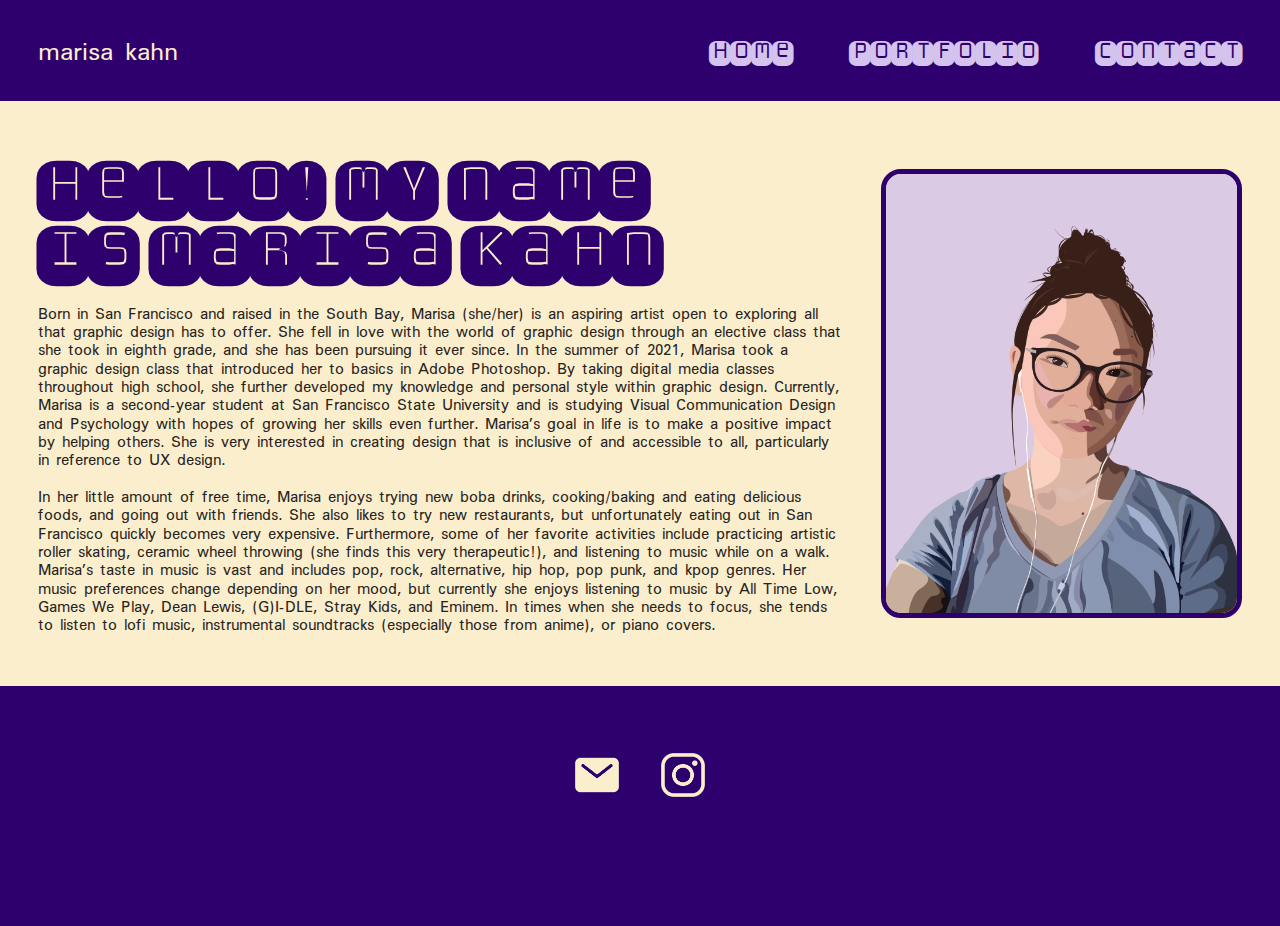
<file: index.html>
<!DOCTYPE html>
<html lang="en">
        <head>
            <meta charset="UTF-8">
            <meta name="viewport" content="width=device-width, initial-scale=1.0">

            <title>marisa kahn - home</title>
            <link rel="stylesheet" href="masterstyle.css">
            <link rel="stylesheet" href="index.css">

            <!-- FONT: MONOFETT -->
            <link rel="preconnect" href="https://fonts.googleapis.com">
            <link rel="preconnect" href="https://fonts.gstatic.com" crossorigin>
            <link href="https://fonts.googleapis.com/css2?family=Galada&family=Monofett&display=swap" rel="stylesheet">

            <!-- FONT: MINGZAT -->
            <link rel="preconnect" href="https://fonts.googleapis.com">
            <link rel="preconnect" href="https://fonts.gstatic.com" crossorigin>
            <link href="https://fonts.googleapis.com/css2?family=Galada&family=Mingzat&family=Monofett&display=swap" rel="stylesheet">

        </head>
        <body>
            <header>
                <a id="icon" href="index.html">marisa kahn</a>
                <nav>
                    <a href="index.html">home</a>
                    <a href="portfolio/portfolio.html">portfolio</a>
                    <a href="contact/contact.html">contact</a>

                </nav>
            </header>

            <div id="content">
                <div id="bio">
                    <div id="biotext">
                        <h1>Hello! My name is Marisa Kahn</h1>

                        <p>
                            Born in San Francisco and raised in the South Bay, Marisa (she/her) is an aspiring artist open to exploring all that graphic design has to offer. She fell in love with the world of graphic design through an elective class that she took in eighth grade, and she has been pursuing it ever since. In the summer of 2021, Marisa took a graphic design class that introduced her to basics in Adobe Photoshop. By taking digital media classes throughout high school, she further developed my knowledge and personal style within graphic design. Currently, Marisa is a second-year student at San Francisco State University and is studying Visual Communication Design and Psychology with hopes of growing her skills even further. Marisa’s goal in life is to make a positive impact by helping others. She is very interested in creating design that is inclusive of and accessible to all, particularly in reference to UX design.
                            <br><br>
                            In her little amount of free time, Marisa enjoys trying new boba drinks, cooking/baking and eating delicious foods, and going out with friends. She also likes to try new restaurants, but unfortunately eating out in San Francisco quickly becomes very expensive. Furthermore, some of her favorite activities include practicing artistic roller skating, ceramic wheel throwing (she finds this very therapeutic!), and listening to music while on a walk. Marisa’s taste in music is vast and includes pop, rock, alternative, hip hop, pop punk, and kpop genres. Her music preferences change depending on her mood, but currently she enjoys listening to music by All Time Low, Games We Play, Dean Lewis, (G)I-DLE, Stray Kids, and Eminem. In times when she needs to focus, she tends to listen to lofi music, instrumental soundtracks (especially those from anime), or piano covers.
                        </p>
                    </div>

                    <img src="img/vector portrait -01.png" alt="vector drawing of woman with glasses, wearing earbuds, and hair in bun.">

                </div>
            </div>

            <footer>
                <a href="mailto: mkahn@sfsu.edu"><img src="img/mail.png"></a>
                <a href="https://www.instagram.com/marisa.k.0?utm_source=ig_web_button_share_sheet&igsh=ZDNlZDc0MzIxNw=="><img src="img/logo-instagram.png"></a>
            </footer>

        </body>
</html>
</file>
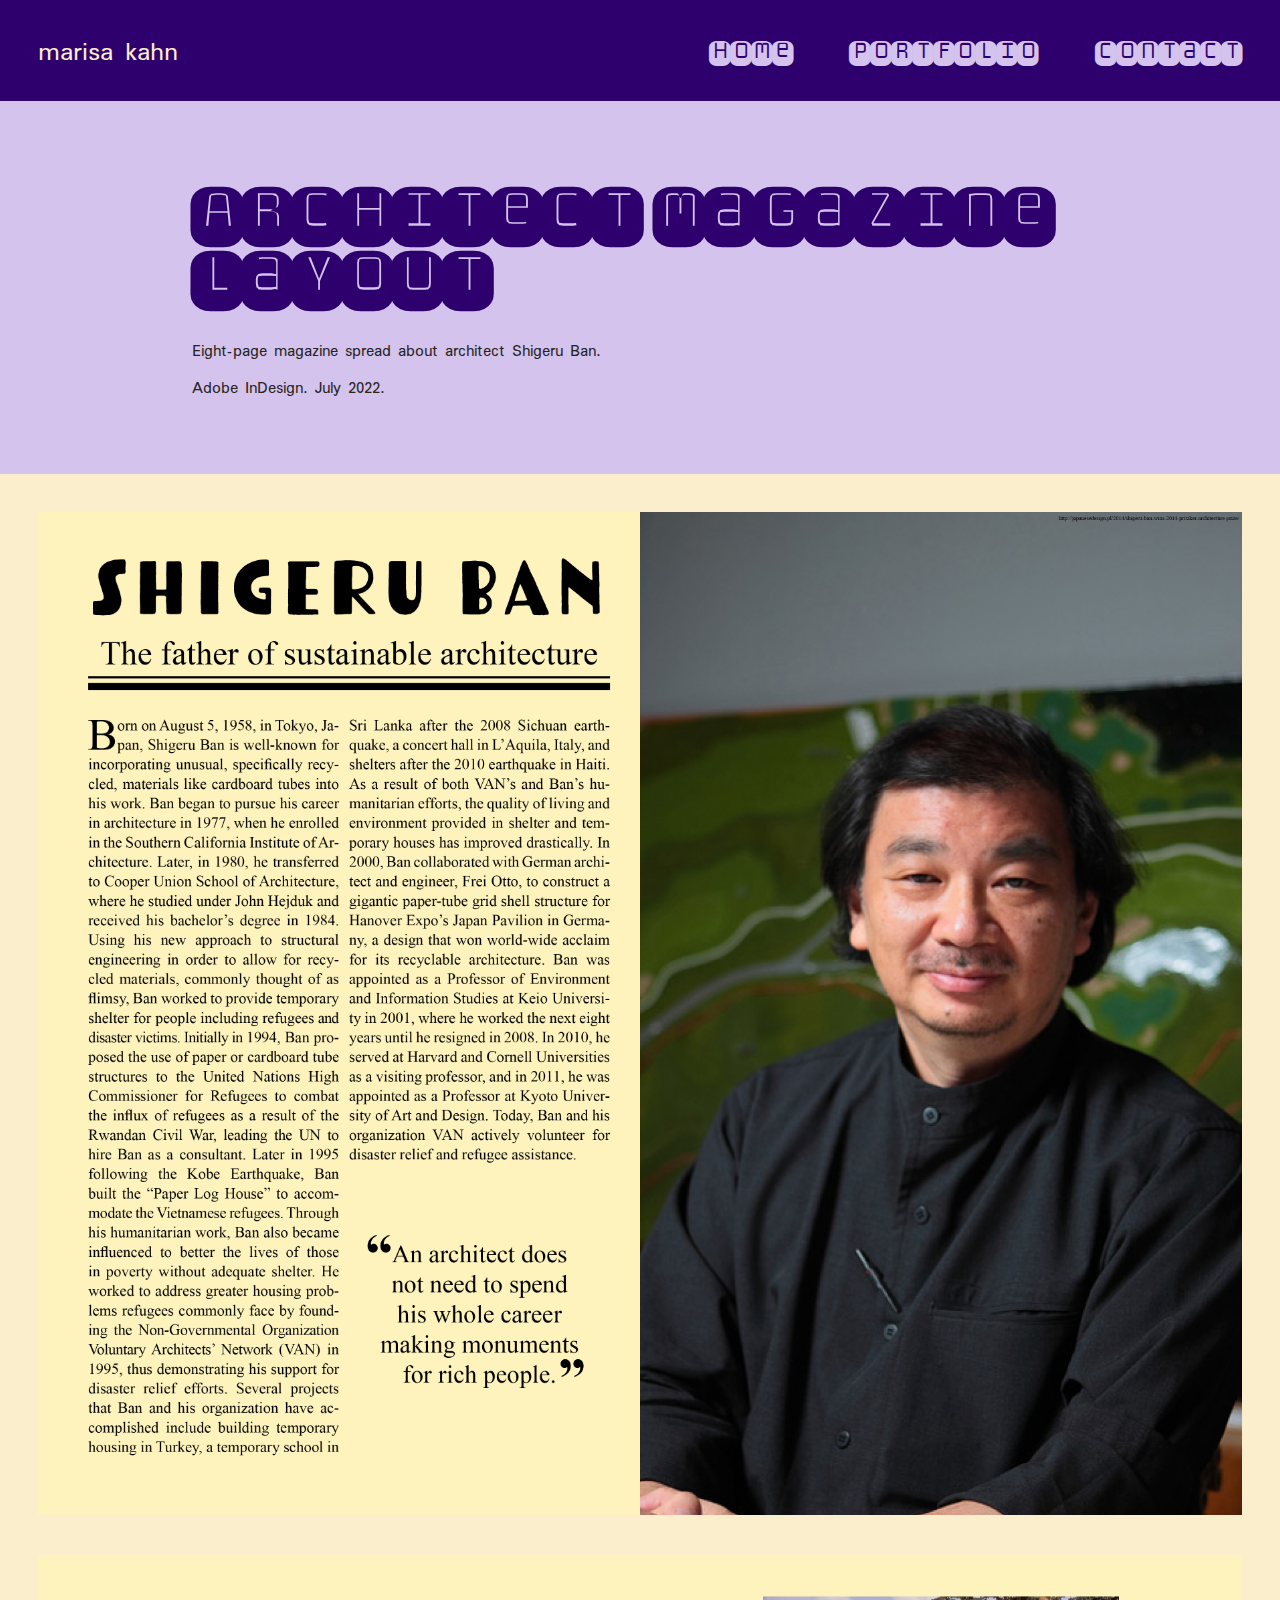
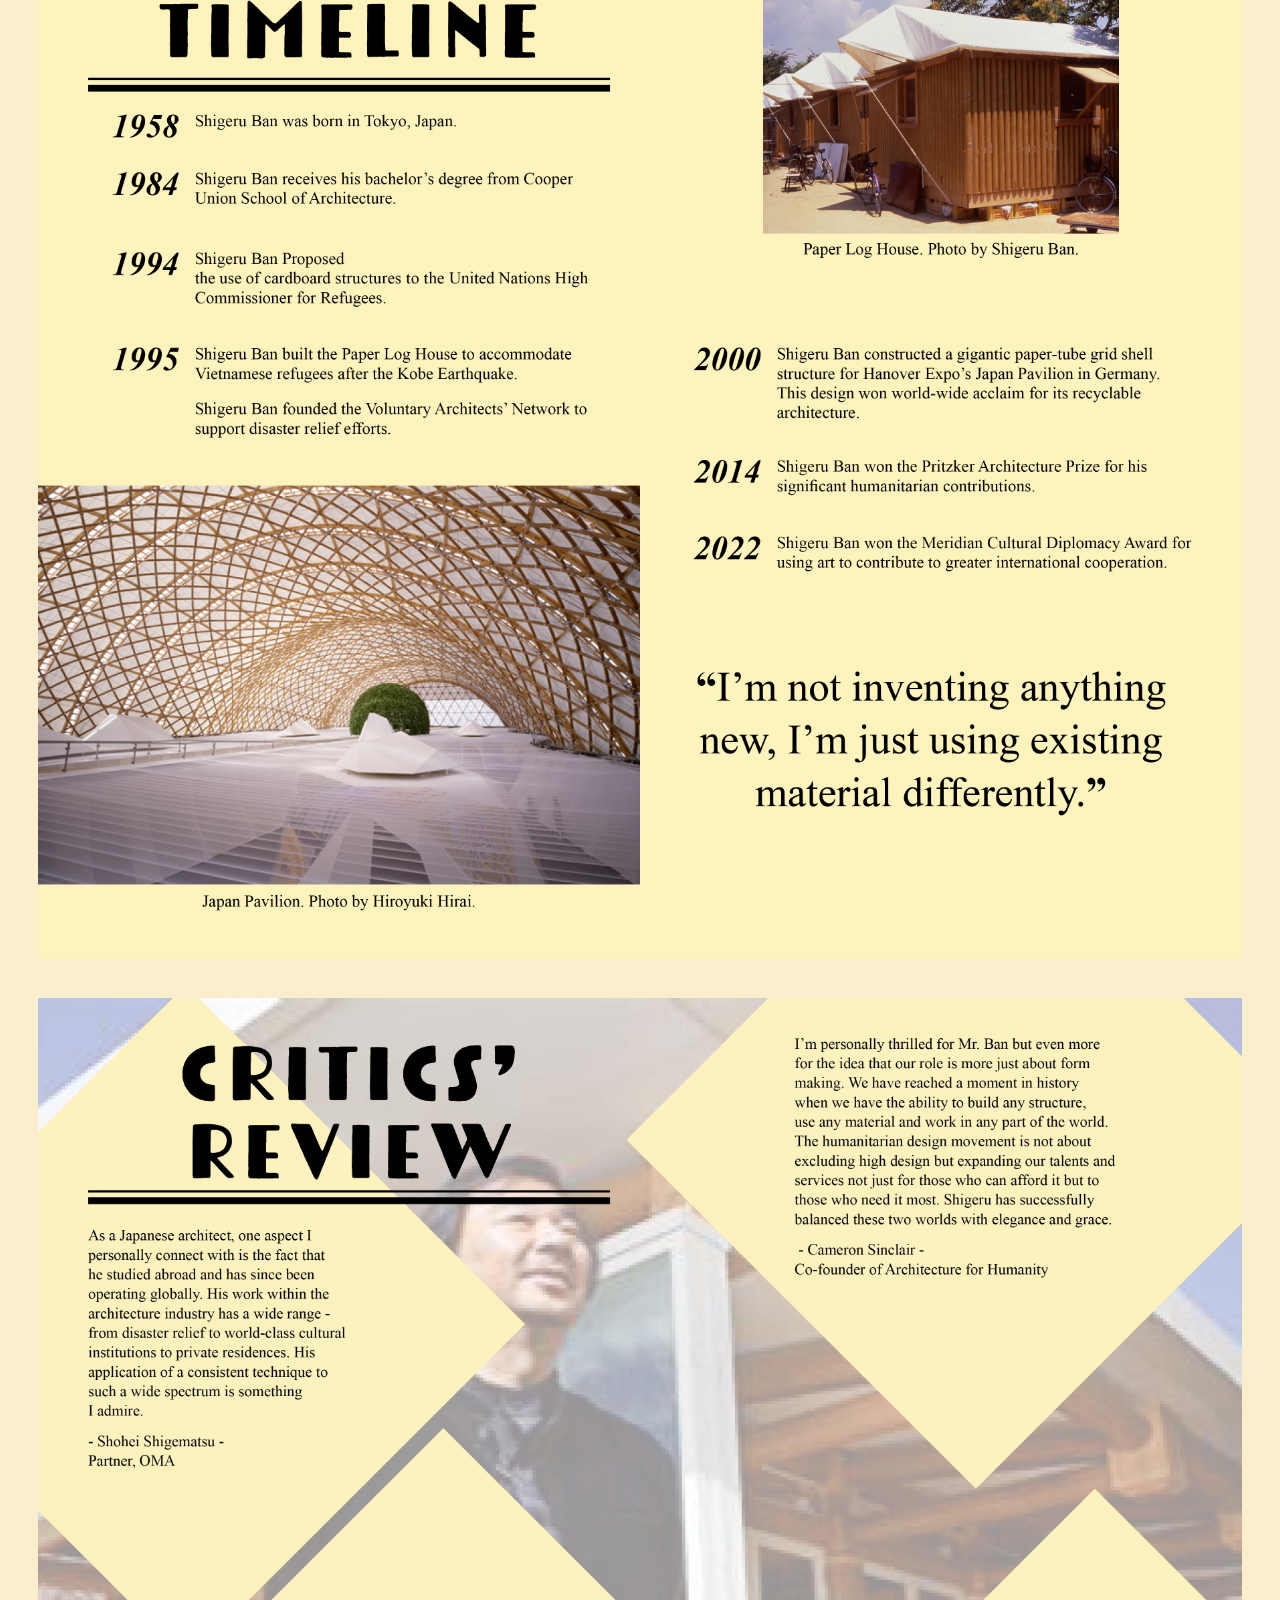
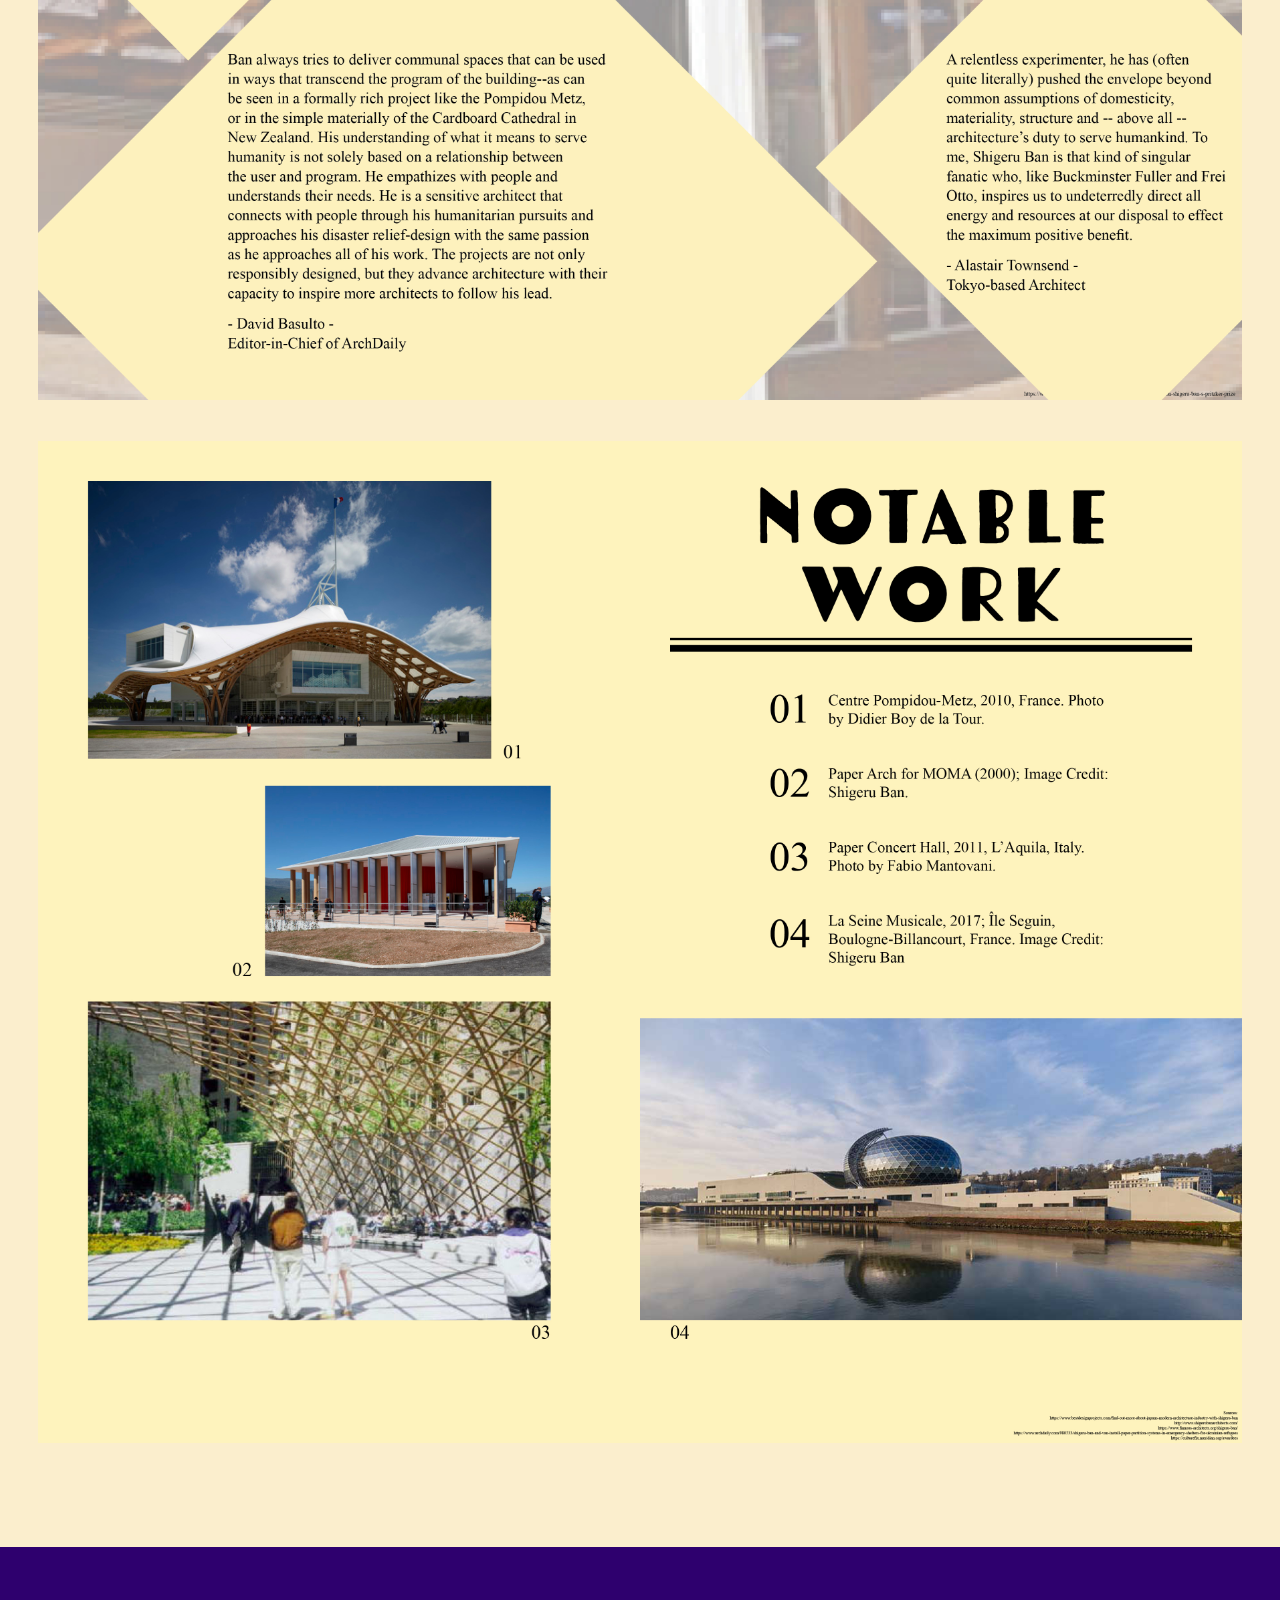
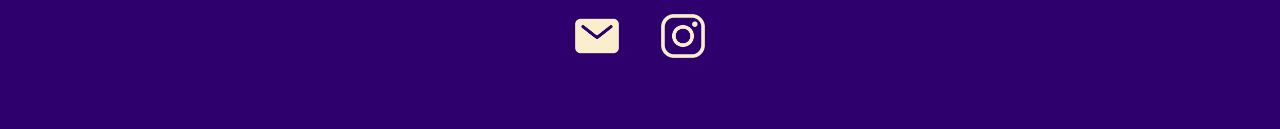
<file: architectmagazine/architectmagazine.html>
<!DOCTYPE html>
<html lang="en">
        <head>
            <meta charset="UTF-8">
            <meta name="viewport" content="width=device-width, initial-scale=1.0">

            <title>marisa kahn - architect magazine</title>
            <link rel="stylesheet" href="../masterstyle.css">
            <link rel="stylesheet" href="../workpagesmaster.css">
            <link rel="stylesheet" href="architectmagazine.css">


            <!-- FONT: MONOFETT -->
            <link rel="preconnect" href="https://fonts.googleapis.com">
            <link rel="preconnect" href="https://fonts.gstatic.com" crossorigin>
            <link href="https://fonts.googleapis.com/css2?family=Galada&family=Monofett&display=swap" rel="stylesheet">

            <!-- FONT: MINGZAT -->
            <link rel="preconnect" href="https://fonts.googleapis.com">
            <link rel="preconnect" href="https://fonts.gstatic.com" crossorigin>
            <link href="https://fonts.googleapis.com/css2?family=Galada&family=Mingzat&family=Monofett&display=swap" rel="stylesheet">

        </head>
        <body>
            <header>
                <a id="icon" href="../index.html">marisa kahn</a>
                <nav>
                    <a href="../index.html">home</a>
                    <a href="../portfolio/portfolio.html">portfolio</a>
                    <a href="../contact.html">contact</a>

                </nav>
            </header>

            <div id="text">
                <h1>Architect Magazine Layout</h1>
                <p>Eight-page magazine spread about architect Shigeru Ban.<br><br>Adobe InDesign. July 2022. </p>
            </div>

            <div id="content">
                <img src="img/Marisa_Kahn_Project1e.jpg">
                <img src="img/Marisa_Kahn_Project1e2.jpg">
                <img src="img/Marisa_Kahn_Project1e3.jpg">
                <img src="img/Marisa_Kahn_Project1e4.jpg">

            </div>



            <footer>
                <a href="mailto: mkahn@sfsu.edu"><img src="../img/mail.png"></a>
                <a href="https://www.instagram.com/marisa.k.0?utm_source=ig_web_button_share_sheet&igsh=ZDNlZDc0MzIxNw=="><img src="../img/logo-instagram.png"></a>
            </footer>

        </body>
</html>
</file>
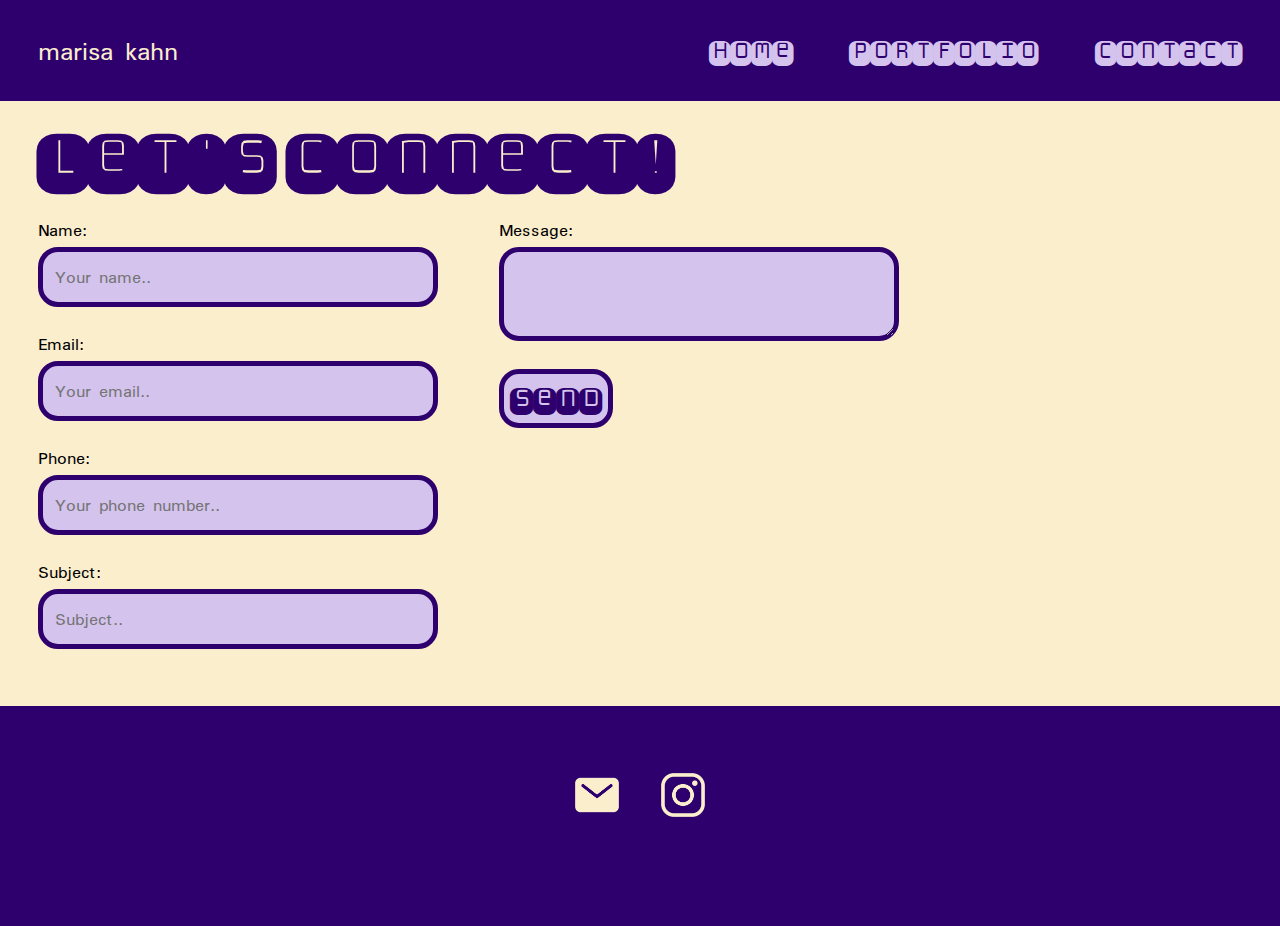
<file: contact/contact.html>
<!DOCTYPE html>
<html lang="en">
        <head>
            <meta charset="UTF-8">
            <meta name="viewport" content="width=device-width, initial-scale=1.0">

            <title>marisa kahn - contact</title>
            <link rel="stylesheet" href="../masterstyle.css">
            <link rel="stylesheet" href="contact.css">


            <!-- FONT: MONOFETT -->
            <link rel="preconnect" href="https://fonts.googleapis.com">
            <link rel="preconnect" href="https://fonts.gstatic.com" crossorigin>
            <link href="https://fonts.googleapis.com/css2?family=Galada&family=Monofett&display=swap" rel="stylesheet">

            <!-- FONT: MINGZAT -->
            <link rel="preconnect" href="https://fonts.googleapis.com">
            <link rel="preconnect" href="https://fonts.gstatic.com" crossorigin>
            <link href="https://fonts.googleapis.com/css2?family=Galada&family=Mingzat&family=Monofett&display=swap" rel="stylesheet">

        </head>
        <body>
            <header>
                <a id="icon" href="../index.html">marisa kahn</a>
                <nav>
                    <a href="../index.html">home</a>
                    <a href="../portfolio/portfolio.html">portfolio</a>
                    <a href="contact.html">contact</a>

                </nav>
            </header>
            <div id="content">
                <h1>let's connect!</h1>

<!-- tutorials used: 
1. https://www.w3schools.com/howto/howto_css_contact_form.asp
2. https://www.w3schools.com/html/html_forms.asp
3. https://www.w3schools.com/css/css_form.asp
 -->

                <form action="contact.php">
                    <div id="leftcolumn">
                        <div class="contactform">
                            <label for="name">Name:</label>
                            <input type="text" autocomplete="off" id="fname" name="firstname" placeholder="Your name..">
                        </div>
                        <div class="contactform">
                            <label for="email">Email:</label>
                            <input type="text" autocomplete="off" id="email" name="email" placeholder="Your email..">
                        </div>
                        <div class="contactform">
                            <label for="phone">Phone:</label>
                            <input type="text" autocomplete="off" id="phone" name="phone" placeholder="Your phone number..">
                        </div>
                        <div class="contactform">
                            <label for="subject">Subject:</label>
                            <input type="text" autocomplete="off" id="subject" name="subject" placeholder="Subject..">
                        </div>
                    </div>
                    <div id="rightcolumn">
                        <div class="contactform">
                            <label for="subject">Message:</label>
                            <textarea id="message" name="message"></textarea>
                        </div>
                        <input type="submit" value="Send">
                    </div>
                </form>
                
            </div>
            <footer>
                <a href="mailto: mkahn@sfsu.edu"><img src="../img/mail.png"></a>
                <a href="https://www.instagram.com/marisa.k.0?utm_source=ig_web_button_share_sheet&igsh=ZDNlZDc0MzIxNw=="><img src="../img/logo-instagram.png"></a>
            </footer>

        </body>
</html>
</file>
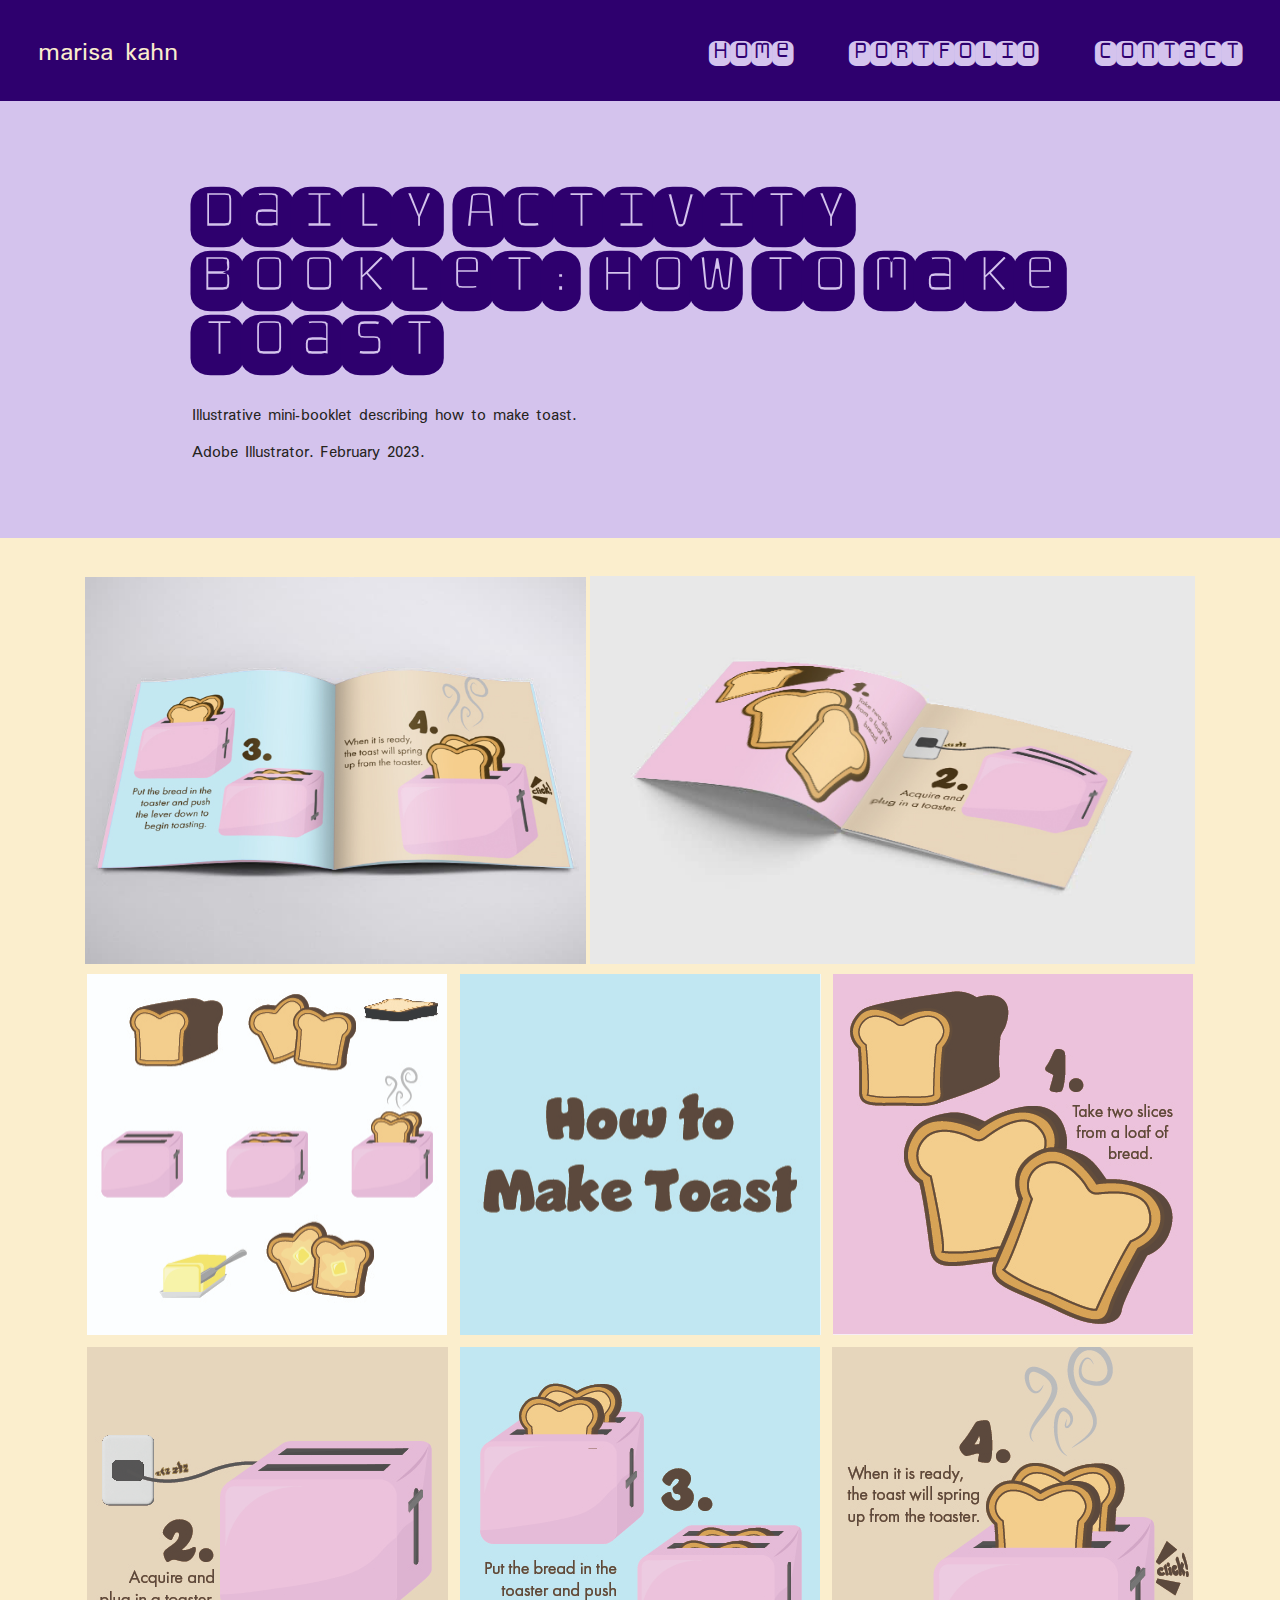
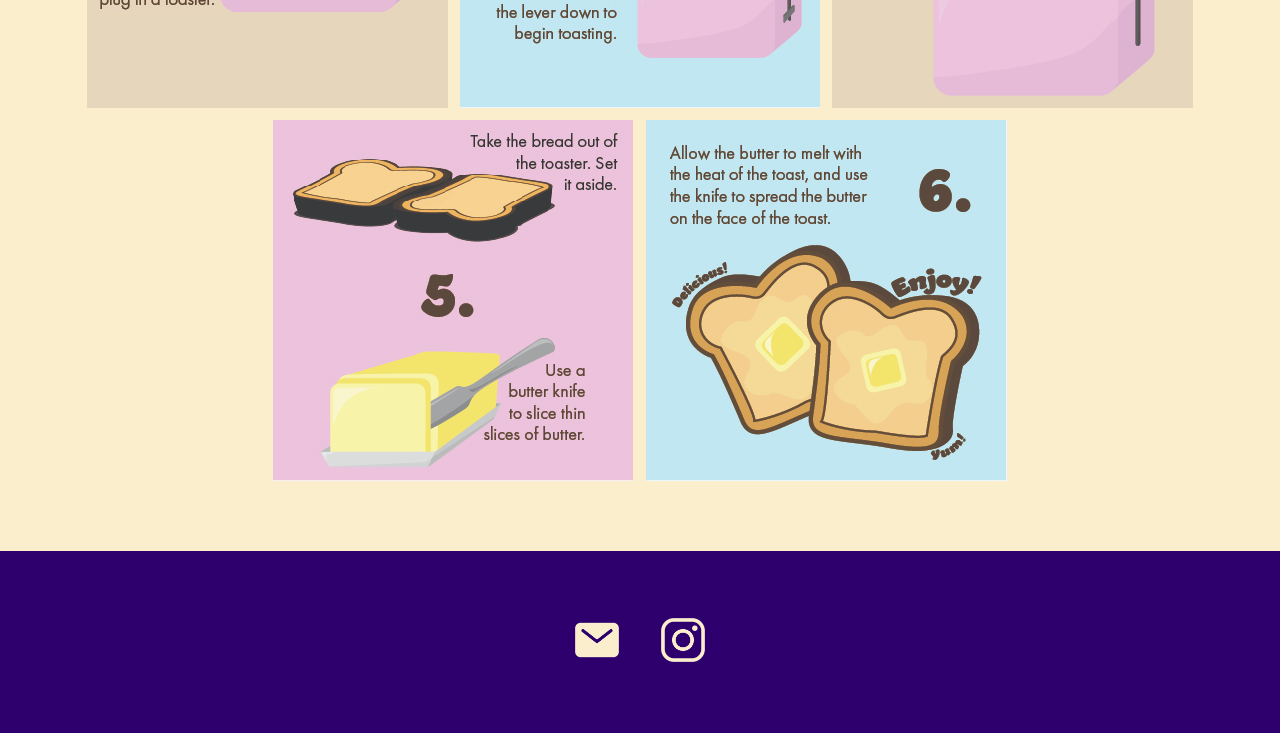
<file: toast/toast.html>
<!DOCTYPE html>
<html lang="en">
        <head>
            <meta charset="UTF-8">
            <meta name="viewport" content="width=device-width, initial-scale=1.0">

            <title>marisa kahn - daily activity</title>
            <link rel="stylesheet" href="../masterstyle.css">
            <link rel="stylesheet" href="../workpagesmaster.css">
            <link rel="stylesheet" href="toast.css">


            <!-- FONT: MONOFETT -->
            <link rel="preconnect" href="https://fonts.googleapis.com">
            <link rel="preconnect" href="https://fonts.gstatic.com" crossorigin>
            <link href="https://fonts.googleapis.com/css2?family=Galada&family=Monofett&display=swap" rel="stylesheet">

            <!-- FONT: MINGZAT -->
            <link rel="preconnect" href="https://fonts.googleapis.com">
            <link rel="preconnect" href="https://fonts.gstatic.com" crossorigin>
            <link href="https://fonts.googleapis.com/css2?family=Galada&family=Mingzat&family=Monofett&display=swap" rel="stylesheet">

        </head>
        <body>
            <header>
                <a id="icon" href="../index.html">marisa kahn</a>
                <nav>
                    <a href="../index.html">home</a>
                    <a href="../portfolio/portfolio.html">portfolio</a>
                    <a href="../contact.html">contact</a>

                </nav>
            </header>

            <div id="text">
                <h1>Daily Activity Booklet: How to Make Toast</h1>
                <p>Illustrative mini-booklet describing how to make toast.<br><br>Adobe Illustrator. February 2023.</p>
            </div>

            <div id="content">
                <div id="mockup">
                    <img id="img1" src="img/daily activity mockup.jpg">
                    <img id="img2" src="img/daily activity mockup 2.jpg">
                </div> 

                <div id="pages">
                    <img src="img/daily activity-01.jpg">
                    <img src="img/daily activity-02.jpg">
                    <img src="img/daily activity-03.jpg">
                    <img src="img/daily activity-04.jpg">
                    <img src="img/daily activity-05.jpg">
                    <img src="img/daily activity-06.jpg">
                    <img src="img/daily activity-07.jpg">
                    <img src="img/daily activity-08.jpg">
                </div>

            </div>



            <footer>
                <a href="mailto: mkahn@sfsu.edu"><img src="../img/mail.png"></a>
                <a href="https://www.instagram.com/marisa.k.0?utm_source=ig_web_button_share_sheet&igsh=ZDNlZDc0MzIxNw=="><img src="../img/logo-instagram.png"></a>
            </footer>

        </body>
</html>
</file>
<file: masterstyle.css>
* {
    margin: 0;
    padding: 0;
    box-sizing: border-box;

    font-size: 100%;
}

body {
    background-color: #2E006E;
    min-height: 100dvh;
    width: 100%;
}

#content {
    background-color: #FBEECD;
}

h1{
    color: #2E006E;
    font-family: Monofett, sans-serif;
    /* font-size: 5.556vw; */
    font-size: 65pt;
    line-height: 74.219%;
}

p {
    color: #26241D;
    font-family: Mingzat, sans-serif;
    /* font-size: 0.97vw; */
    font-size: 11pt;
    line-height: 125%;
}

header {
    background: #2E006E;
    margin-top: 2%;
    margin-bottom: 2%;
    padding-left: 3%;
    padding-right: 3%;
    display: grid;
    grid-template-columns: 1fr 2fr;
    grid-template-rows: 1fr;
}

nav {
    display: flex;
    flex-direction: row;
    flex-wrap: wrap;
    column-gap: 7%;
    justify-content: flex-end;
    align-items: center;
    width: auto;    
}

nav a {
    color: #D4C3ED;
    font-family: Monofett, sans-serif;
    font-size: 28pt;
    text-decoration: none;
}

nav a:hover {
    color: #FBEECD;
}

#icon {
    color: #FBEECD;
    font-family: Mingzat, sans-serif;
    /* font-size: 1.67vw; */
    font-size: 18pt;
    text-align: left;
    /* margin: left; */
    justify-self: left;
    text-decoration: none;
    text-wrap: nowrap;
    margin-top: auto;
    margin-bottom: auto;
}

footer {
    display: flex; 
    flex-direction: row;
    flex-wrap: wrap;
    align-items: center;
    justify-content: center;
    align-content: center;
    column-gap: 3%;
    /* margin: auto; */
    padding-left: 3%;
    padding-right: 3%;
    padding-top: 5%;
    padding-bottom: 5%;
}

footer a{
    width: auto;
}

footer a img{
    width: 50px;
}



/* INSERT MEDIA QUERIES FOR NAV BAR HERE */


@media only screen and (max-width: 850px) {
    nav {
        flex-direction: column;
        justify-content: flex-end;
        align-items: flex-end;
    }
}
@media only screen and (max-width: 600px) {
    header{
        padding-top: 5%;
        padding-bottom: 5%;
    }
    footer {
        column-gap: 15%;
    }
}
</file>
<file: index.css>
#bio {
    display: flex;
    flex-direction: row;
    /* flex-wrap: wrap; */
    column-gap: 3%;
    justify-content: space-between;
    align-items: center;
    padding-top: 4%;
    padding-left: 3%;
    padding-right: 3%;
    padding-bottom: 4%;
    width: auto;
    /* position: absolute;
    top: 20%;
    z-index: 100; */
}

h1 {
    /* position: absolute;
    top: 24vh;
    left: 25vw;
    z-index: 101; */
    width: 665px;
    padding-bottom: 3%;
}

#biotext {
    width: 67%;
}

#bio img {
    /* width: 100%; */
    width: 30%;
    border: 5px solid #2E006E;
    border-radius: 20px;
}

@media only screen and (max-width: 665px) {
    #bio {
        flex-direction: column;
        padding-bottom: 5%;
        align-items: flex-start;
    }
    #biotext {
        width: auto;
    }
    p{
        margin-top: 2%;
        padding: 0;
    }
    h1 {
        position: static;
        text-align: center;
        /* width: 500px; */
width: auto;
        padding-left: 0;
    }
    #bio img {
        margin-top: 4%;
        margin-bottom: 2%;
        align-self: center;
    }
}
</file>
<file: workpagesmaster.css>
#text {
    width: auto;
    background-color: #D4C3ED;
    padding-top: 6%;
    padding-bottom: 6%;
    padding-left: 15%;
    padding-right: 15%;
}

h1 {
    padding-bottom: 4%;
}

#content {
    padding-left: 3%;
    padding-right: 3%;
    padding-top: 3%;
    padding-bottom: 5%;
}
</file>
<file: architectmagazine/architectmagazine.css>
#content img {
    width: 100%;
    padding-bottom: 3%;
}
</file>
<file: contact/contact.css>
#content{
    padding-left: 3%;
    padding-right: 3%;
}

h1 {
    padding-top: 2%;
    padding-bottom: 2%;
}

label{
    font-family: Mingzat, sans-serif;
}

input,textarea {
    background-color: #D4C3ED;
    box-sizing: border-box;
    padding: 2% 3%;
    border: 5px solid #2E006E;
    border-radius: 20px;

    font-family: Mingzat, sans-serif;
}

input[type=submit] {
    background-color: #D4C3ED;
    color: #2E006E;
    font-family: Monofett;
    font-size: 40px;
    font-style: normal;
    font-weight: 400;
    line-height: normal;

    border-radius: 20px;
    cursor: pointer;

    padding: 0.5% 1.5%;
    margin-top: 2%;
}

input[type=submit]:hover {
    color: #FBEECD;
    background-color: #2E006E;

}

.contactform {
    display: flex;
    flex-direction: column;
    margin-bottom: 5%;
}

form{
    padding-bottom: 3%;
    display: flex;
    flex-direction: row;
    justify-content: flex-start;
    column-gap: 5%;
    flex-wrap: wrap;
}

#leftcolumn{
    width: 400px;
}

#rightcolumn{
    width: 400px;
}

@media only screen and (max-width: 600px) {
    h1 {
        text-align: center;
        padding-bottom: 8%;
        padding-top: 3%;
    }
    form {
        width: 100%;
        justify-content: center;
        padding-bottom: 15%;
    }
    .contactform {
        width: 100%;
        margin-bottom: 3%;
    }
}
</file>
<file: toast/toast.css>
#mockup {
    display: inline-block;
    text-align: center;
}
#img1 {
    width: 41.70%;
}

#img2 {
    width: 50.3%;
}

#pages {
    display: flex;
    flex-direction: row;
    flex-wrap: wrap;
    justify-content: center;
    align-content: center;
}

#pages img {
    margin: 0.5%;
}
</file>
